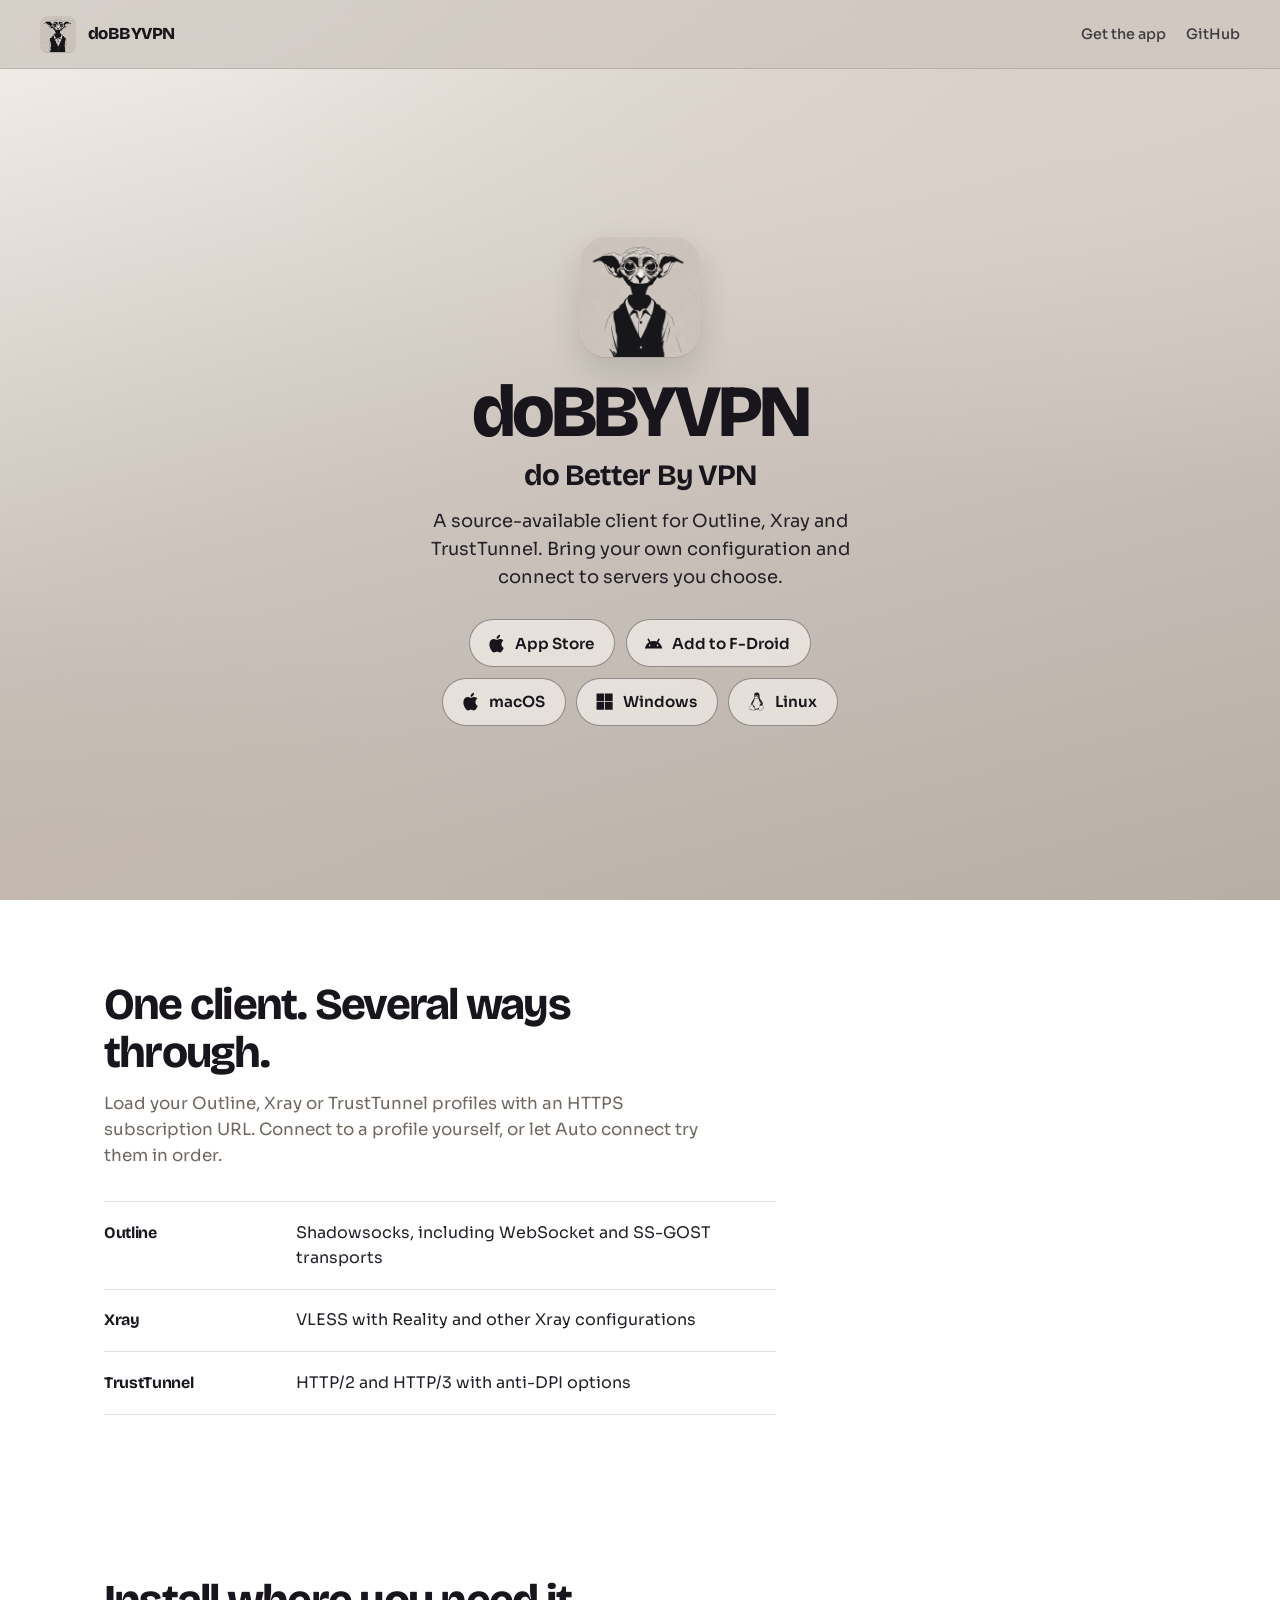
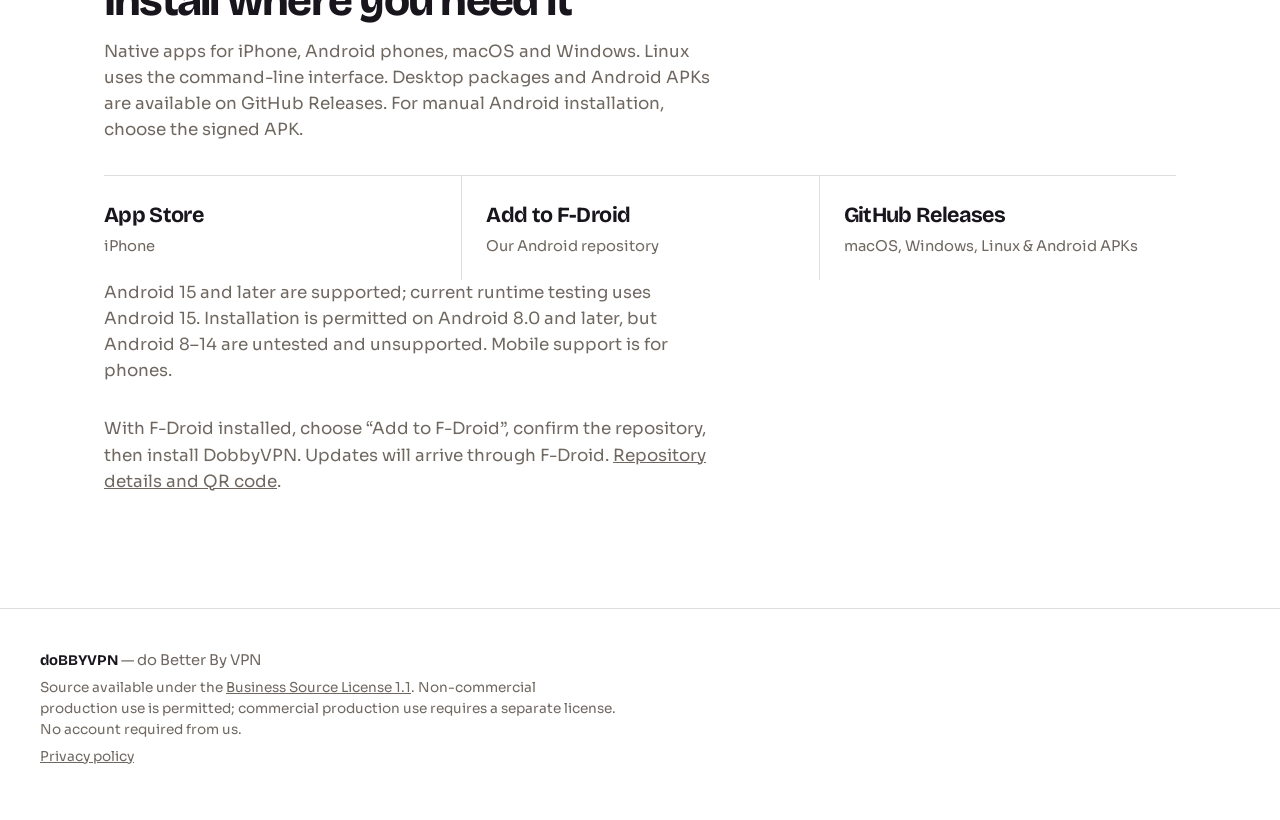
<file: index.html>
<!DOCTYPE html>
<html lang="en">
<head>
  <meta charset="utf-8" />
  <meta name="viewport" content="width=device-width, initial-scale=1" />
  <title>doBBYVPN — do Better By VPN</title>
  <meta name="description" content="Source-available VPN client for Outline, Xray and TrustTunnel. Native apps for iPhone, Android phones, macOS and Windows; Linux CLI. Bring your own configuration." />
  <link rel="icon" type="image/png" sizes="32x32" href="assets/favicon-32.png" />
  <link rel="apple-touch-icon" href="assets/apple-touch-icon.png" />
  <link rel="preconnect" href="https://fonts.googleapis.com" />
  <link rel="preconnect" href="https://fonts.gstatic.com" crossorigin />
  <link href="https://fonts.googleapis.com/css2?family=Bricolage+Grotesque:opsz,wght@12..96,500;12..96,700;12..96,800&family=Sora:wght@400;500;600&display=swap" rel="stylesheet" />
  <link rel="stylesheet" href="styles.css" />
</head>
<body>
  <a class="skip" href="#main">Skip to content</a>

  <header class="site-header">
    <div class="brand-mark" aria-hidden="true">
      <img src="assets/icon-512.png" alt="" width="36" height="36" />
    </div>
    <span class="brand-word">doBBYVPN</span>
    <nav class="header-nav" aria-label="Primary">
      <a href="#get">Get the app</a>
      <a href="https://github.com/DobbyVPN/DobbyVPN" rel="noopener noreferrer">GitHub</a>
    </nav>
  </header>

  <main id="main">
    <section class="hero" aria-label="DobbyVPN">
      <div class="hero-stage">
        <div class="hero-visual" aria-hidden="true">
          <img class="hero-icon" src="assets/icon.png" alt="" width="1024" height="1024" />
        </div>
        <div class="hero-copy">
          <p class="brand-hero">doBBYVPN</p>
          <h1>do Better By VPN</h1>
          <p class="lede">
            A source-available client for Outline, Xray and TrustTunnel.
            Bring your own configuration and connect to servers you choose.
          </p>
          <div class="cta-stack" aria-label="Downloads">
            <div class="cta-row" aria-label="Mobile">
              <a class="btn btn-ghost" href="https://apps.apple.com/us/app/dobbyvpn-do-better-by-vpn/id6741442515" rel="noopener noreferrer">
                <span class="btn-icon btn-icon--apple" aria-hidden="true"><svg viewBox="0 0 24 24" focusable="false"><path fill="currentColor" d="M12.152 6.896c-.948 0-2.415-1.078-3.96-1.04-2.04.027-3.91 1.183-4.961 3.014-2.117 3.675-.546 9.103 1.519 12.09 1.013 1.454 2.208 3.09 3.792 3.039 1.52-.065 2.09-.987 3.935-.987 1.831 0 2.35.987 3.96.948 1.637-.026 2.676-1.48 3.676-2.948 1.156-1.688 1.636-3.325 1.662-3.415-.039-.013-3.182-1.221-3.22-4.857-.026-3.04 2.48-4.494 2.597-4.559-1.429-2.09-3.623-2.324-4.39-2.376-2-.156-3.675 1.09-4.61 1.09zM15.53 3.83c.843-1.012 1.4-2.427 1.245-3.83-1.207.052-2.662.805-3.532 1.818-.78.896-1.454 2.338-1.273 3.714 1.338.104 2.715-.688 3.559-1.701"/></svg></span>
                <span>App Store</span>
              </a>
              <a class="btn btn-ghost" href="https://fdroid.link/#https://f-repo.dobbyvpn.com/fdroid/repo?fingerprint=F22F23E62C095BEED3A71C4B0D69C7F3A768E52DFE6A83AAF6A2E6AB9E2FEDC4" rel="noopener noreferrer">
                <span class="btn-icon btn-icon--android" aria-hidden="true"><svg viewBox="0 0 24 24" focusable="false"><path fill="currentColor" d="M18.4395 5.5586c-.675 1.1664-1.352 2.3318-2.0274 3.498-.0366-.0155-.0742-.0286-.1113-.043-1.8249-.6957-3.484-.8-4.42-.787-1.8551.0185-3.3544.4643-4.2597.8203-.084-.1494-1.7526-3.021-2.0215-3.4864a1.1451 1.1451 0 0 0-.1406-.1914c-.3312-.364-.9054-.4859-1.379-.203-.475.282-.7136.9361-.3886 1.5019 1.9466 3.3696-.0966-.2158 1.9473 3.3593.0172.031-.4946.2642-1.3926 1.0177C2.8987 12.176.452 14.772 0 18.9902h24c-.119-1.1108-.3686-2.099-.7461-3.0683-.7438-1.9118-1.8435-3.2928-2.7402-4.1836a12.1048 12.1048 0 0 0-2.1309-1.6875c.6594-1.122 1.312-2.2559 1.9649-3.3848.2077-.3615.1886-.7956-.0079-1.1191a1.1001 1.1001 0 0 0-.8515-.5332c-.5225-.0536-.9392.3128-1.0488.5449zm-.0391 8.461c.3944.5926.324 1.3306-.1563 1.6503-.4799.3197-1.188.0985-1.582-.4941-.3944-.5927-.324-1.3307.1563-1.6504.4727-.315 1.1812-.1086 1.582.4941zM7.207 13.5273c.4803.3197.5506 1.0577.1563 1.6504-.394.5926-1.1038.8138-1.584.4941-.48-.3197-.5503-1.0577-.1563-1.6504.4008-.6021 1.1087-.8106 1.584-.4941z"/></svg></span>
                <span>Add to F-Droid</span>
              </a>
            </div>
            <div class="cta-row" aria-label="Desktop">
              <a class="btn btn-ghost" href="https://github.com/DobbyVPN/DobbyVPN/releases" rel="noopener noreferrer">
                <span class="btn-icon btn-icon--apple" aria-hidden="true"><svg viewBox="0 0 24 24" focusable="false"><path fill="currentColor" d="M12.152 6.896c-.948 0-2.415-1.078-3.96-1.04-2.04.027-3.91 1.183-4.961 3.014-2.117 3.675-.546 9.103 1.519 12.09 1.013 1.454 2.208 3.09 3.792 3.039 1.52-.065 2.09-.987 3.935-.987 1.831 0 2.35.987 3.96.948 1.637-.026 2.676-1.48 3.676-2.948 1.156-1.688 1.636-3.325 1.662-3.415-.039-.013-3.182-1.221-3.22-4.857-.026-3.04 2.48-4.494 2.597-4.559-1.429-2.09-3.623-2.324-4.39-2.376-2-.156-3.675 1.09-4.61 1.09zM15.53 3.83c.843-1.012 1.4-2.427 1.245-3.83-1.207.052-2.662.805-3.532 1.818-.78.896-1.454 2.338-1.273 3.714 1.338.104 2.715-.688 3.559-1.701"/></svg></span>
                <span>macOS</span>
              </a>
              <a class="btn btn-ghost" href="https://github.com/DobbyVPN/DobbyVPN/releases" rel="noopener noreferrer">
                <span class="btn-icon btn-icon--windows" aria-hidden="true"><svg viewBox="0 0 24 24" focusable="false"><path fill="currentColor" d="M0,0H11.377V11.372H0ZM12.623,0H24V11.372H12.623ZM0,12.623H11.377V24H0Zm12.623,0H24V24H12.623"/></svg></span>
                <span>Windows</span>
              </a>
              <a class="btn btn-ghost" href="https://github.com/DobbyVPN/DobbyVPN/releases" rel="noopener noreferrer">
                <span class="btn-icon btn-icon--linux" aria-hidden="true"><svg viewBox="0 0 24 24" focusable="false"><path fill="currentColor" d="M12.504 0c-.155 0-.315.008-.48.021-4.226.333-3.105 4.807-3.17 6.298-.076 1.092-.3 1.953-1.05 3.02-.885 1.051-2.127 2.75-2.716 4.521-.278.832-.41 1.684-.287 2.489a.424.424 0 00-.11.135c-.26.268-.45.6-.663.839-.199.199-.485.267-.797.4-.313.136-.658.269-.864.68-.09.189-.136.394-.132.602 0 .199.027.4.055.536.058.399.116.728.04.97-.249.68-.28 1.145-.106 1.484.174.334.535.47.94.601.81.2 1.91.135 2.774.6.926.466 1.866.67 2.616.47.526-.116.97-.464 1.208-.946.587-.003 1.23-.269 2.26-.334.699-.058 1.574.267 2.577.2.025.134.063.198.114.333l.003.003c.391.778 1.113 1.132 1.884 1.071.771-.06 1.592-.536 2.257-1.306.631-.765 1.683-1.084 2.378-1.503.348-.199.629-.469.649-.853.023-.4-.2-.811-.714-1.376v-.097l-.003-.003c-.17-.2-.25-.535-.338-.926-.085-.401-.182-.786-.492-1.046h-.003c-.059-.054-.123-.067-.188-.135a.357.357 0 00-.19-.064c.431-1.278.264-2.55-.173-3.694-.533-1.41-1.465-2.638-2.175-3.483-.796-1.005-1.576-1.957-1.56-3.368.026-2.152.236-6.133-3.544-6.139zm.529 3.405h.013c.213 0 .396.062.584.198.19.135.33.332.438.533.105.259.158.459.166.724 0-.02.006-.04.006-.06v.105a.086.086 0 01-.004-.021l-.004-.024a1.807 1.807 0 01-.15.706.953.953 0 01-.213.335.71.71 0 00-.088-.042c-.104-.045-.198-.064-.284-.133a1.312 1.312 0 00-.22-.066c.05-.06.146-.133.183-.198.053-.128.082-.264.088-.402v-.02a1.21 1.21 0 00-.061-.4c-.045-.134-.101-.2-.183-.333-.084-.066-.167-.132-.267-.132h-.016c-.093 0-.176.03-.262.132a.8.8 0 00-.205.334 1.18 1.18 0 00-.09.4v.019c.002.089.008.179.02.267-.193-.067-.438-.135-.607-.202a1.635 1.635 0 01-.018-.2v-.02a1.772 1.772 0 01.15-.768c.082-.22.232-.406.43-.533a.985.985 0 01.594-.2zm-2.962.059h.036c.142 0 .27.048.399.135.146.129.264.288.344.465.09.199.14.4.153.667v.004c.007.134.006.2-.002.266v.08c-.03.007-.056.018-.083.024-.152.055-.274.135-.393.2.012-.09.013-.18.003-.267v-.015c-.012-.133-.04-.2-.082-.333a.613.613 0 00-.166-.267.248.248 0 00-.183-.064h-.021c-.071.006-.13.04-.186.132a.552.552 0 00-.12.27.944.944 0 00-.023.33v.015c.012.135.037.2.08.334.046.134.098.2.166.268.01.009.02.018.034.024-.07.057-.117.07-.176.136a.304.304 0 01-.131.068 2.62 2.62 0 01-.275-.402 1.772 1.772 0 01-.155-.667 1.759 1.759 0 01.08-.668 1.43 1.43 0 01.283-.535c.128-.133.26-.2.418-.2zm1.37 1.706c.332 0 .733.065 1.216.399.293.2.523.269 1.052.468h.003c.255.136.405.266.478.399v-.131a.571.571 0 01.016.47c-.123.31-.516.643-1.063.842v.002c-.268.135-.501.333-.775.465-.276.135-.588.292-1.012.267a1.139 1.139 0 01-.448-.067 3.566 3.566 0 01-.322-.198c-.195-.135-.363-.332-.612-.465v-.005h-.005c-.4-.246-.616-.512-.686-.71-.07-.268-.005-.47.193-.6.224-.135.38-.271.483-.336.104-.074.143-.102.176-.131h.002v-.003c.169-.202.436-.47.839-.601.139-.036.294-.065.466-.065zm2.8 2.142c.358 1.417 1.196 3.475 1.735 4.473.286.534.855 1.659 1.102 3.024.156-.005.33.018.513.064.646-1.671-.546-3.467-1.089-3.966-.22-.2-.232-.335-.123-.335.59.534 1.365 1.572 1.646 2.757.13.535.16 1.104.021 1.67.067.028.135.06.205.067 1.032.534 1.413.938 1.23 1.537v-.043c-.06-.003-.12 0-.18 0h-.016c.151-.467-.182-.825-1.065-1.224-.915-.4-1.646-.336-1.77.465-.008.043-.013.066-.018.135-.068.023-.139.053-.209.064-.43.268-.662.669-.793 1.187-.13.533-.17 1.156-.205 1.869v.003c-.02.334-.17.838-.319 1.35-1.5 1.072-3.58 1.538-5.348.334a2.645 2.645 0 00-.402-.533 1.45 1.45 0 00-.275-.333c.182 0 .338-.03.465-.067a.615.615 0 00.314-.334c.108-.267 0-.697-.345-1.163-.345-.467-.931-.995-1.788-1.521-.63-.4-.986-.87-1.15-1.396-.165-.534-.143-1.085-.015-1.645.245-1.07.873-2.11 1.274-2.763.107-.065.037.135-.408.974-.396.751-1.14 2.497-.122 3.854a8.123 8.123 0 01.647-2.876c.564-1.278 1.743-3.504 1.836-5.268.048.036.217.135.289.202.218.133.38.333.59.465.21.201.477.335.876.335.039.003.075.006.11.006.412 0 .73-.134.997-.268.29-.134.52-.334.74-.4h.005c.467-.135.835-.402 1.044-.7zm2.185 8.958c.037.6.343 1.245.882 1.377.588.134 1.434-.333 1.791-.765l.211-.01c.315-.007.577.01.847.268l.003.003c.208.199.305.53.391.876.085.4.154.78.409 1.066.486.527.645.906.636 1.14l.003-.007v.018l-.003-.012c-.015.262-.185.396-.498.595-.63.401-1.746.712-2.457 1.57-.618.737-1.37 1.14-2.036 1.191-.664.053-1.237-.2-1.574-.898l-.005-.003c-.21-.4-.12-1.025.056-1.69.176-.668.428-1.344.463-1.897.037-.714.076-1.335.195-1.814.12-.465.308-.797.641-.984l.045-.022zm-10.814.049h.01c.053 0 .105.005.157.014.376.055.706.333 1.023.752l.91 1.664.003.003c.243.533.754 1.064 1.189 1.637.434.598.77 1.131.729 1.57v.006c-.057.744-.48 1.148-1.125 1.294-.645.135-1.52.002-2.395-.464-.968-.536-2.118-.469-2.857-.602-.369-.066-.61-.2-.723-.4-.11-.2-.113-.602.123-1.23v-.004l.002-.003c.117-.334.03-.752-.027-1.118-.055-.401-.083-.71.043-.94.16-.334.396-.4.69-.533.294-.135.64-.202.915-.47h.002v-.002c.256-.268.445-.601.668-.838.19-.201.38-.336.663-.336zm7.159-9.074c-.435.201-.945.535-1.488.535-.542 0-.97-.267-1.28-.466-.154-.134-.28-.268-.373-.335-.164-.134-.144-.333-.074-.333.109.016.129.134.199.2.096.066.215.2.36.333.292.2.68.467 1.167.467.485 0 1.053-.267 1.398-.466.195-.135.445-.334.648-.467.156-.136.149-.267.279-.267.128.016.034.134-.147.332a8.097 8.097 0 01-.69.468zm-1.082-1.583V5.64c-.006-.02.013-.042.029-.05.074-.043.18-.027.26.004.063 0 .16.067.15.135-.006.049-.085.066-.135.066-.055 0-.092-.043-.141-.068-.052-.018-.146-.008-.163-.065zm-.551 0c-.02.058-.113.049-.166.066-.047.025-.086.068-.14.068-.05 0-.13-.02-.136-.068-.01-.066.088-.133.15-.133.08-.031.184-.047.259-.005.019.009.036.03.03.05v.02h.003z"/></svg></span>
                <span>Linux</span>
              </a>
            </div>
          </div>
        </div>
      </div>
    </section>

    <section class="protocols" id="protocols" aria-labelledby="protocols-title">
      <h2 id="protocols-title">One client. Several ways through.</h2>
      <p class="section-lede">
        Load your Outline, Xray or TrustTunnel profiles with an HTTPS subscription URL.
        Connect to a profile yourself, or let Auto connect try them in order.
      </p>
      <ul class="protocol-list">
        <li><span>Outline</span> Shadowsocks, including WebSocket and SS-GOST transports</li>
        <li><span>Xray</span> VLESS with Reality and other Xray configurations</li>
        <li><span>TrustTunnel</span> HTTP/2 and HTTP/3 with anti-DPI options</li>
      </ul>
    </section>

    <section class="get" id="get" aria-labelledby="get-title">
      <h2 id="get-title">Install where you need it</h2>
      <p class="section-lede">
        Native apps for iPhone, Android phones, macOS and Windows.
        Linux uses the command-line interface. Desktop packages and Android APKs
        are available on GitHub Releases. For manual Android installation,
        choose the signed APK.
      </p>
      <div class="store-links">
        <a class="store" href="https://apps.apple.com/us/app/dobbyvpn-do-better-by-vpn/id6741442515" rel="noopener noreferrer">
          <strong>App Store</strong>
          <span>iPhone</span>
        </a>
        <a class="store" href="https://fdroid.link/#https://f-repo.dobbyvpn.com/fdroid/repo?fingerprint=F22F23E62C095BEED3A71C4B0D69C7F3A768E52DFE6A83AAF6A2E6AB9E2FEDC4" rel="noopener noreferrer">
          <strong>Add to F-Droid</strong>
          <span>Our Android repository</span>
        </a>
        <a class="store" href="https://github.com/DobbyVPN/DobbyVPN/releases" rel="noopener noreferrer">
          <strong>GitHub Releases</strong>
          <span>macOS, Windows, Linux &amp; Android APKs</span>
        </a>
      </div>
      <p class="section-lede">
        Android 15 and later are supported; current runtime testing uses Android 15.
        Installation is permitted on Android 8.0 and later, but Android 8–14 are
        untested and unsupported. Mobile support is for phones.
      </p>
      <p class="section-lede">
        With F-Droid installed, choose “Add to F-Droid”, confirm the repository,
        then install DobbyVPN. Updates will arrive through F-Droid.
        <a href="https://f-repo.dobbyvpn.com/">Repository details and QR code</a>.
      </p>
    </section>
  </main>

  <footer class="site-footer">
    <p><strong>doBBYVPN</strong> — do Better By VPN</p>
    <p class="fine">Source available under the <a href="https://github.com/DobbyVPN/DobbyVPN/blob/main/LICENSE" rel="noopener noreferrer">Business Source License 1.1</a>. Non-commercial production use is permitted; commercial production use requires a separate license. No account required from us.</p>
    <p class="fine"><a href="/privacy/">Privacy policy</a></p>
  </footer>

  <script src="main.js"></script>
</body>
</html>
</file>
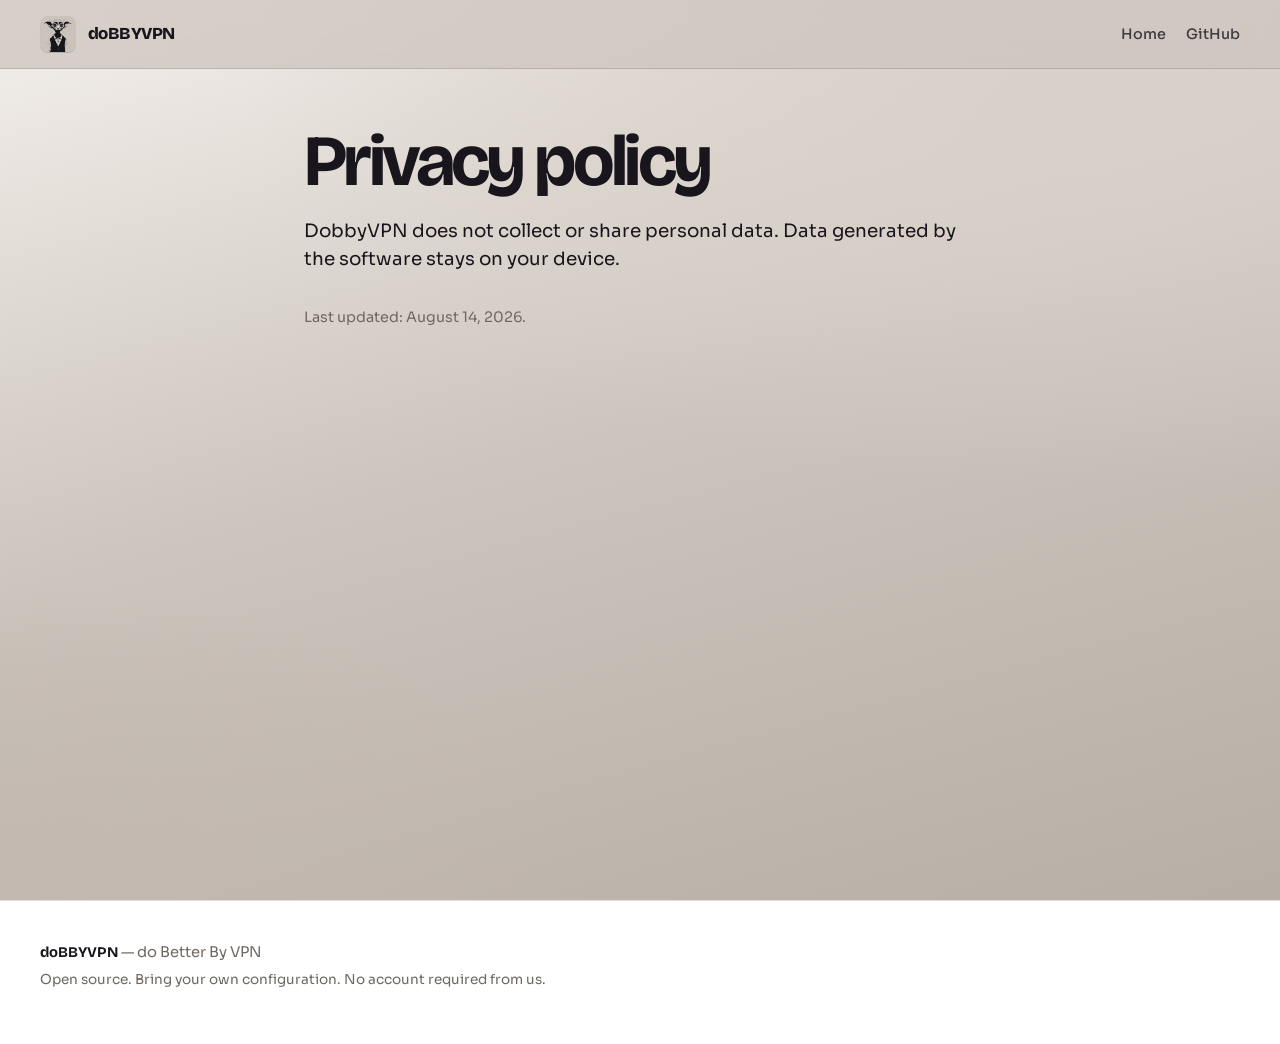
<file: privacy/index.html>
<!DOCTYPE html>
<html lang="en">
<head>
  <meta charset="utf-8" />
  <meta name="viewport" content="width=device-width, initial-scale=1" />
  <title>Privacy policy — doBBYVPN</title>
  <meta name="description" content="DobbyVPN privacy policy." />
  <link rel="icon" type="image/png" sizes="32x32" href="/assets/favicon-32.png" />
  <link rel="apple-touch-icon" href="/assets/apple-touch-icon.png" />
  <link rel="preconnect" href="https://fonts.googleapis.com" />
  <link rel="preconnect" href="https://fonts.gstatic.com" crossorigin />
  <link href="https://fonts.googleapis.com/css2?family=Bricolage+Grotesque:opsz,wght@12..96,500;12..96,700;12..96,800&family=Sora:wght@400;500;600&display=swap" rel="stylesheet" />
  <link rel="stylesheet" href="/styles.css" />
</head>
<body>
  <a class="skip" href="#main">Skip to content</a>

  <header class="site-header">
    <a class="brand-mark" href="/" aria-label="DobbyVPN home">
      <img src="/assets/icon-512.png" alt="" width="36" height="36" />
    </a>
    <span class="brand-word">doBBYVPN</span>
    <nav class="header-nav" aria-label="Primary">
      <a href="/">Home</a>
      <a href="https://github.com/DobbyVPN/DobbyVPN" rel="noopener noreferrer">GitHub</a>
    </nav>
  </header>

  <main id="main" class="legal">
    <h1>Privacy policy</h1>
    <p>
      DobbyVPN does not collect or share personal data. Data generated by the
      software stays on your device.
    </p>
    <p class="fine">Last updated: August 14, 2026.</p>
  </main>

  <footer class="site-footer">
    <p><strong>doBBYVPN</strong> — do Better By VPN</p>
    <p class="fine">Open source. Bring your own configuration. No account required from us.</p>
  </footer>

  <script src="/main.js"></script>
</body>
</html>
</file>
<file: styles.css>
:root {
  --stone: #ccc4bd;
  --stone-deep: #b7aea5;
  --paper: #e8e1da;
  --ink: #18151c;
  --ink-soft: #242028;
  --muted: #6f6861;
  --shirt: #f4f0eb;
  --line: color-mix(in srgb, var(--ink) 14%, transparent);
  --radius-btn: 999px;
  --font-display: "Bricolage Grotesque", Georgia, serif;
  --font-body: "Sora", system-ui, sans-serif;
  --ease: cubic-bezier(0.22, 1, 0.36, 1);
}

*,
*::before,
*::after {
  box-sizing: border-box;
}

html {
  scroll-behavior: smooth;
}

body {
  margin: 0;
  min-height: 100vh;
  color: var(--ink);
  background:
    radial-gradient(120% 80% at 85% 10%, #d9d1c9 0%, transparent 55%),
    radial-gradient(90% 70% at 0% 100%, #c2b8af 0%, transparent 50%),
    linear-gradient(165deg, var(--shirt) 0%, var(--stone) 48%, var(--stone-deep) 100%);
  background-attachment: fixed;
  font-family: var(--font-body);
  font-weight: 400;
  line-height: 1.55;
  -webkit-font-smoothing: antialiased;
  text-rendering: optimizeLegibility;
}

img {
  max-width: 100%;
  display: block;
}

a {
  color: inherit;
}

.skip {
  position: absolute;
  left: -9999px;
  top: 0;
  background: var(--ink);
  color: var(--shirt);
  padding: 0.75rem 1rem;
  z-index: 100;
}

.skip:focus {
  left: 1rem;
  top: 1rem;
}

.site-header {
  position: fixed;
  inset: 0 0 auto;
  z-index: 20;
  display: flex;
  align-items: center;
  gap: 0.75rem;
  padding: 1rem clamp(1.25rem, 4vw, 2.5rem);
  background: color-mix(in srgb, var(--stone) 72%, transparent);
  backdrop-filter: blur(14px);
  border-bottom: 1px solid var(--line);
  transform: translateY(0);
  transition: transform 0.45s var(--ease), background 0.3s ease;
}

.site-header.is-hidden {
  transform: translateY(-110%);
}

.brand-mark img {
  width: 36px;
  height: 36px;
  border-radius: 22%;
  box-shadow: 0 1px 0 color-mix(in srgb, var(--ink) 18%, transparent);
}

.brand-word {
  font-family: var(--font-display);
  font-weight: 800;
  font-size: 1.05rem;
  letter-spacing: -0.03em;
}

.header-nav {
  margin-left: auto;
  display: flex;
  gap: 1.25rem;
  font-size: 0.9rem;
  font-weight: 500;
}

.header-nav a {
  text-decoration: none;
  opacity: 0.78;
  transition: opacity 0.2s ease;
}

.header-nav a:hover,
.header-nav a:focus-visible {
  opacity: 1;
}

/* —— Hero: icon above a centered text stack —— */
.hero {
  min-height: 100svh;
  display: flex;
  align-items: center;
  justify-content: center;
  position: relative;
  overflow: clip;
  padding: clamp(5.5rem, 12vh, 7rem) clamp(1.25rem, 4vw, 2.5rem) clamp(2rem, 5vh, 3rem);
}

.hero-stage {
  display: flex;
  flex-direction: column;
  align-items: center;
  text-align: center;
  width: min(100%, 36rem);
  margin-inline: auto;
  animation: copy-in 1s var(--ease) 0.12s both;
}

.hero-visual {
  width: clamp(5.75rem, 16vw, 7.5rem);
  margin-bottom: 1.35rem;
}

.hero-icon {
  width: 100%;
  aspect-ratio: 1;
  height: auto;
  display: block;
  border-radius: 22%;
  box-shadow:
    0 1px 0 color-mix(in srgb, var(--ink) 10%, transparent),
    0 14px 34px color-mix(in srgb, var(--ink) 14%, transparent);
  animation: icon-rise 1.35s var(--ease) both;
}

.hero-copy {
  width: 100%;
}

.brand-hero {
  margin: 0 0 0.7rem;
  font-family: var(--font-display);
  font-weight: 800;
  font-size: clamp(2.8rem, 8vw, 4.6rem);
  line-height: 0.92;
  letter-spacing: -0.055em;
}

.hero h1 {
  margin: 0 0 1rem;
  font-family: var(--font-display);
  font-weight: 700;
  font-size: clamp(1.35rem, 3.2vw, 1.85rem);
  letter-spacing: -0.03em;
  line-height: 1.15;
}

.lede {
  margin: 0 auto 1.75rem;
  max-width: 28rem;
  color: var(--ink-soft);
  font-size: clamp(1rem, 2.2vw, 1.125rem);
}

.cta-stack {
  display: flex;
  flex-direction: column;
  align-items: center;
  gap: 0.65rem;
}

.cta-row {
  display: flex;
  flex-wrap: wrap;
  justify-content: center;
  gap: 0.65rem;
}

.btn {
  display: inline-flex;
  align-items: center;
  justify-content: center;
  gap: 0.55rem;
  min-height: 3rem;
  padding: 0.7rem 1.25rem 0.7rem 1.1rem;
  border-radius: var(--radius-btn);
  font-family: var(--font-body);
  font-size: 0.95rem;
  font-weight: 600;
  line-height: 1;
  text-decoration: none;
  overflow: visible;
  transition: transform 0.25s var(--ease), background 0.2s ease, color 0.2s ease, box-shadow 0.25s ease;
}

.btn-icon {
  display: inline-grid;
  place-items: center;
  width: 1.2rem;
  height: 1.2rem;
  flex: 0 0 1.2rem;
  overflow: visible;
}

.btn-icon svg {
  width: 1.2rem;
  height: 1.2rem;
  display: block;
  overflow: visible;
}

/* optical size matching across uneven brand marks */
.btn-icon--apple svg {
  transform: scale(0.92);
}

.btn-icon--android svg {
  transform: scale(0.9);
}

.btn-icon--windows svg {
  transform: scale(0.84);
}

.btn-icon--linux svg {
  transform: scale(0.94);
}

.btn span {
  display: inline-block;
  line-height: 1.2rem;
}

.btn:hover {
  transform: translateY(-2px);
}

.btn:active {
  transform: translateY(0);
}

.btn-primary {
  background: var(--ink);
  color: var(--shirt);
  box-shadow: 0 10px 28px color-mix(in srgb, var(--ink) 22%, transparent);
}

.btn-primary:hover {
  background: var(--ink-soft);
}

.btn-ghost {
  background: color-mix(in srgb, var(--shirt) 70%, transparent);
  border: 1.5px solid color-mix(in srgb, var(--ink) 42%, transparent);
  color: var(--ink);
}

.btn-ghost:hover {
  background: var(--shirt);
}

/* —— Sections —— */
.protocols,
.get {
  position: relative;
  z-index: 1;
  padding: clamp(3.5rem, 9vh, 6rem) clamp(1.25rem, 4vw, 2.5rem);
  max-width: 72rem;
  margin: 0 auto;
}

.legal {
  min-height: 100svh;
  max-width: 48rem;
  margin: 0 auto;
  padding: clamp(7rem, 14vh, 9rem) clamp(1.25rem, 5vw, 3rem) 4rem;
}

.legal h1 {
  margin: 0 0 1.25rem;
  font-family: var(--font-display);
  font-size: clamp(2.4rem, 7vw, 4.5rem);
  line-height: 0.98;
  letter-spacing: -0.05em;
}

.legal p {
  max-width: 42rem;
  font-size: clamp(1rem, 2.4vw, 1.15rem);
}

.legal .fine {
  margin-top: 2rem;
  color: var(--muted);
  font-size: 0.9rem;
}

.protocols h2,
.get h2 {
  margin: 0 0 0.85rem;
  font-family: var(--font-display);
  font-weight: 750;
  font-size: clamp(1.85rem, 4vw, 2.75rem);
  letter-spacing: -0.04em;
  line-height: 1.1;
  max-width: 18ch;
}

.section-lede {
  margin: 0 0 2rem;
  max-width: 38rem;
  color: var(--muted);
  font-size: 1.05rem;
}

.protocol-list {
  list-style: none;
  margin: 0;
  padding: 0;
  display: grid;
  gap: 0;
  border-top: 1px solid var(--line);
}

.protocol-list li {
  display: grid;
  grid-template-columns: minmax(7rem, 11rem) 1fr;
  gap: 1rem;
  padding: 1.15rem 0;
  border-bottom: 1px solid var(--line);
  font-size: 1rem;
  color: var(--ink-soft);
  opacity: 0;
  transform: translateY(12px);
  transition: opacity 0.6s var(--ease), transform 0.6s var(--ease);
}

.protocol-list li.is-in {
  opacity: 1;
  transform: none;
}

.protocol-list span {
  font-family: var(--font-display);
  font-weight: 700;
  color: var(--ink);
  letter-spacing: -0.02em;
}

.store-links {
  display: grid;
  gap: 0.85rem;
}

.store {
  display: flex;
  flex-direction: column;
  gap: 0.2rem;
  padding: 1.15rem 0;
  text-decoration: none;
  border-bottom: 1px solid var(--line);
  transition: padding-left 0.3s var(--ease);
}

.store:first-child {
  border-top: 1px solid var(--line);
}

.store:hover,
.store:focus-visible {
  padding-left: 0.5rem;
}

.store strong {
  font-family: var(--font-display);
  font-size: 1.35rem;
  letter-spacing: -0.03em;
}

.store span {
  color: var(--muted);
  font-size: 0.92rem;
}

.site-footer {
  padding: 2.5rem clamp(1.25rem, 4vw, 2.5rem) 3rem;
  border-top: 1px solid var(--line);
  color: var(--muted);
  font-size: 0.92rem;
}

.site-footer p {
  margin: 0 0 0.35rem;
  max-width: 36rem;
}

.site-footer strong {
  color: var(--ink);
  font-family: var(--font-display);
  font-weight: 700;
}

.fine {
  font-size: 0.85rem;
}

@keyframes icon-rise {
  from {
    opacity: 0;
    transform: translate3d(0, 10px, 0) scale(0.96);
  }
  to {
    opacity: 1;
    transform: none;
  }
}

@keyframes copy-in {
  from {
    opacity: 0;
    transform: translate3d(0, 18px, 0);
  }
  to {
    opacity: 1;
    transform: none;
  }
}

@media (max-width: 719px) {
  .hero {
    align-items: end;
    justify-content: center;
  }

  .hero-stage {
    width: 100%;
  }

  .hero-visual {
    width: 5.25rem;
    margin-bottom: 1.1rem;
  }
}

@media (min-width: 900px) {
  .protocol-list {
    max-width: 42rem;
  }

  .store-links {
    grid-template-columns: repeat(3, minmax(0, 1fr));
    gap: 0;
  }

  .store {
    padding: 1.4rem 1.25rem 1.4rem 0;
    border-bottom: 0;
    border-top: 1px solid var(--line);
  }

  .store:first-child {
    border-top: 1px solid var(--line);
  }

  .store + .store {
    border-left: 1px solid var(--line);
    padding-left: 1.5rem;
  }

  .store:hover,
  .store:focus-visible {
    padding-left: 0.35rem;
  }

  .store + .store:hover,
  .store + .store:focus-visible {
    padding-left: 1.85rem;
  }
}

@media (prefers-reduced-motion: reduce) {
  html {
    scroll-behavior: auto;
  }

  *,
  *::before,
  *::after {
    animation: none !important;
    transition: none !important;
  }

  .protocol-list li {
    opacity: 1;
    transform: none;
  }
}
</file>
